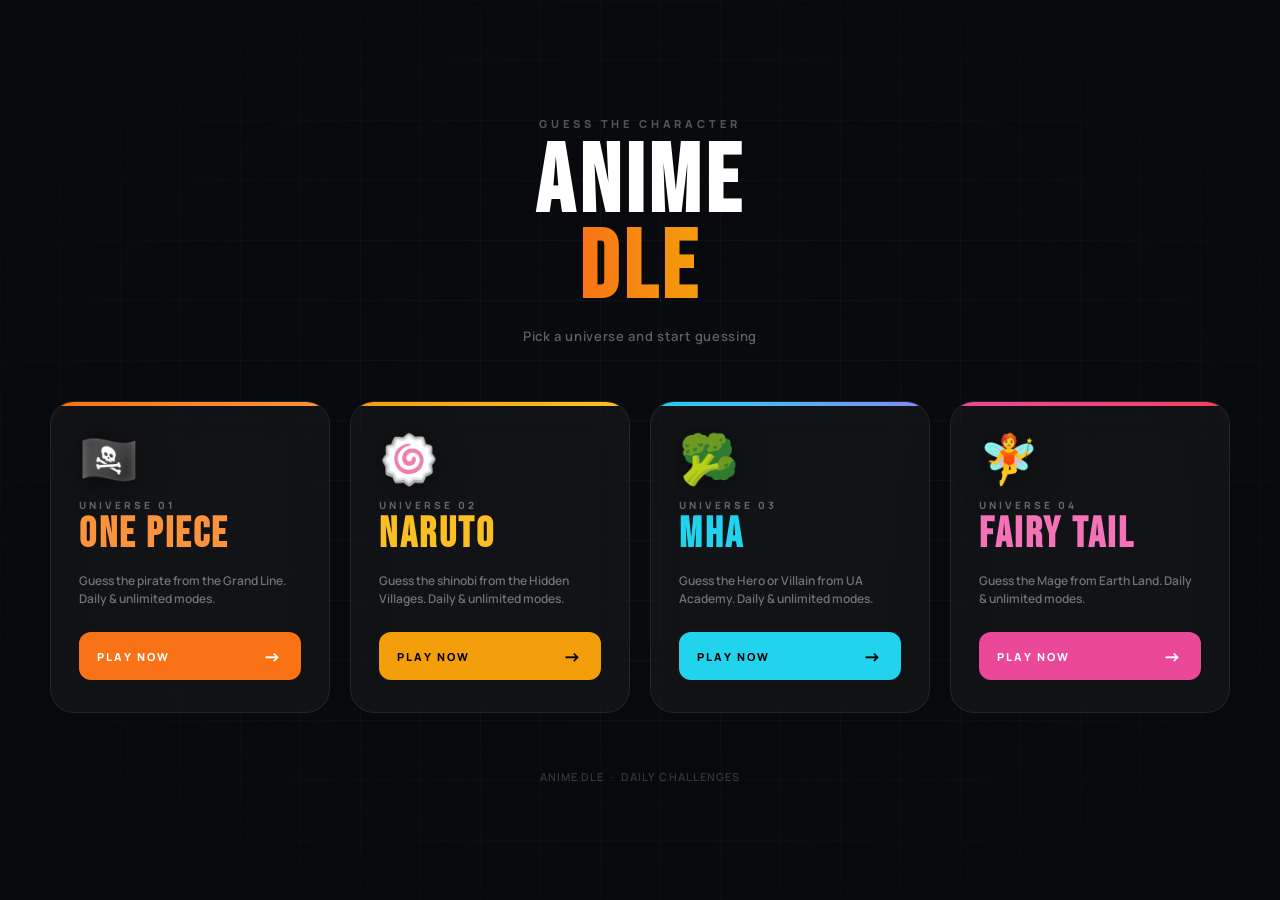
<file: index.html>
<!DOCTYPE html>
<html lang="en">
<head>
    <meta charset="utf-8"/>
    <meta content="width=device-width, initial-scale=1.0" name="viewport"/>
    <title>Anime Dle | Choose Your World</title>
    <link rel="icon" href="data:,">
    <link href="https://fonts.googleapis.com/css2?family=Bebas+Neue&family=Manrope:wght@500;700;800&display=swap" rel="stylesheet"/>
    <style>
        *, *::before, *::after { box-sizing: border-box; margin: 0; padding: 0; }

        :root {
            --op-color: #f97316;
            --op-glow: rgba(249, 115, 22, 0.5);
            --naruto-color: #f59e0b;
            --naruto-glow: rgba(245, 158, 11, 0.5);
            --mha-color: #22d3ee; 
            --mha-glow: rgba(34, 211, 238, 0.5);
            /* NEW: Fairy Tail Colors */
            --ft-color: #ec4899; 
            --ft-glow: rgba(236, 72, 153, 0.5);
        }

        body {
            background: #080a0d;
            font-family: 'Manrope', sans-serif;
            min-height: 100vh;
            display: flex;
            flex-direction: column;
            align-items: center;
            justify-content: center;
            overflow: hidden;
        }

        /* Animated background grid */
        .bg-grid {
            position: fixed;
            inset: 0;
            background-image:
                linear-gradient(rgba(255,255,255,0.03) 1px, transparent 1px),
                linear-gradient(90deg, rgba(255,255,255,0.03) 1px, transparent 1px);
            background-size: 60px 60px;
            z-index: 0;
            animation: gridDrift 20s linear infinite;
        }
        @keyframes gridDrift {
            from { background-position: 0 0; }
            to   { background-position: 60px 60px; }
        }

        .bg-vignette {
            position: fixed;
            inset: 0;
            background: radial-gradient(ellipse at center, transparent 30%, #080a0d 100%);
            z-index: 1;
            pointer-events: none;
        }

        .wrapper {
            position: relative;
            z-index: 10;
            display: flex;
            flex-direction: column;
            align-items: center;
            gap: 56px;
            padding: 24px;
        }

        .header {
            text-align: center;
            animation: fadeDown 0.7s ease both;
        }
        .header-eyebrow {
            font-family: 'Manrope', sans-serif;
            font-size: 11px;
            font-weight: 800;
            letter-spacing: 0.35em;
            text-transform: uppercase;
            color: rgba(255,255,255,0.3);
            margin-bottom: 10px;
        }
        .header-title {
            font-family: 'Bebas Neue', sans-serif;
            font-size: clamp(56px, 10vw, 96px);
            line-height: 0.9;
            color: #fff;
            letter-spacing: 0.05em;
        }
        .header-title span {
            background: linear-gradient(90deg, var(--op-color), var(--naruto-color));
            -webkit-background-clip: text;
            -webkit-text-fill-color: transparent;
            background-clip: text;
        }
        .header-sub {
            margin-top: 14px;
            font-size: 13px;
            font-weight: 600;
            color: rgba(255,255,255,0.35);
            letter-spacing: 0.05em;
        }

        .cards {
            display: flex;
            gap: 20px;
            flex-wrap: wrap;
            justify-content: center;
            max-width: 1300px; /* Allows 4 cards in a row on big screens */
        }

        .card {
            position: relative;
            width: 280px;
            border-radius: 24px;
            overflow: hidden;
            cursor: pointer;
            text-decoration: none;
            border: 1px solid rgba(255,255,255,0.08);
            background: rgba(255,255,255,0.04);
            backdrop-filter: blur(20px);
            transition: transform 0.35s cubic-bezier(0.34, 1.56, 0.64, 1),
                        border-color 0.3s ease,
                        box-shadow 0.3s ease;
            animation: fadeUp 0.7s ease both;
        }
        
        /* Staggered Entrance Animations */
        .card:nth-child(1) { animation-delay: 0.15s; }
        .card:nth-child(2) { animation-delay: 0.28s; }
        .card:nth-child(3) { animation-delay: 0.41s; } 
        .card:nth-child(4) { animation-delay: 0.54s; } /* NEW: Delay for 4th card */

        .card:hover {
            transform: translateY(-8px) scale(1.02);
        }
        .card.op:hover  {
            border-color: var(--op-color);
            box-shadow: 0 20px 60px var(--op-glow), 0 0 0 1px var(--op-color);
        }
        .card.naruto:hover {
            border-color: var(--naruto-color);
            box-shadow: 0 20px 60px var(--naruto-glow), 0 0 0 1px var(--naruto-color);
        }
        .card.mha:hover {
            border-color: var(--mha-color);
            box-shadow: 0 20px 60px var(--mha-glow), 0 0 0 1px var(--mha-color);
        }
        /* NEW: Fairy Tail Hover */
        .card.ft:hover {
            border-color: var(--ft-color);
            box-shadow: 0 20px 60px var(--ft-glow), 0 0 0 1px var(--ft-color);
        }

        .card-bar {
            height: 4px;
            width: 100%;
        }
        .card.op     .card-bar { background: linear-gradient(90deg, #f97316, #fb923c); }
        .card.naruto .card-bar { background: linear-gradient(90deg, #f59e0b, #fbbf24); }
        .card.mha    .card-bar { background: linear-gradient(90deg, #22d3ee, #818cf8); }
        /* NEW: Fairy Tail Bar */
        .card.ft     .card-bar { background: linear-gradient(90deg, #ec4899, #f43f5e); }

        .card-body {
            padding: 28px 28px 32px;
            display: flex;
            flex-direction: column;
            gap: 16px;
        }

        .card-icon {
            font-size: 48px;
            line-height: 1;
            filter: drop-shadow(0 4px 16px rgba(0,0,0,0.5));
        }

        .card-label {
            font-family: 'Manrope', sans-serif;
            font-size: 10px;
            font-weight: 800;
            letter-spacing: 0.3em;
            text-transform: uppercase;
            color: rgba(255,255,255,0.35);
        }
        .card-title {
            font-family: 'Bebas Neue', sans-serif;
            font-size: 42px;
            letter-spacing: 0.06em;
            line-height: 1;
            color: #fff;
            margin-top: 2px;
        }
        .card.op     .card-title { color: #fb923c; }
        .card.naruto .card-title { color: #fbbf24; }
        .card.mha    .card-title { color: #22d3ee; }
        /* NEW: Fairy Tail Title Color */
        .card.ft     .card-title { color: #f472b6; }

        .card-desc {
            font-size: 12px;
            font-weight: 600;
            color: rgba(255,255,255,0.4);
            line-height: 1.5;
        }

        .card-btn {
            margin-top: 8px;
            display: flex;
            align-items: center;
            justify-content: space-between;
            padding: 12px 18px;
            border-radius: 12px;
            font-size: 11px;
            font-weight: 800;
            letter-spacing: 0.2em;
            text-transform: uppercase;
            transition: opacity 0.2s ease;
        }
        .card:hover .card-btn { opacity: 0.9; }
        .card.op     .card-btn { background: var(--op-color);     color: #fff; }
        .card.naruto .card-btn { background: var(--naruto-color); color: #000; }
        .card.mha    .card-btn { background: var(--mha-color);    color: #000; }
        /* NEW: Fairy Tail Button */
        .card.ft     .card-btn { background: var(--ft-color);     color: #fff; }

        .card-btn-arrow {
            font-size: 18px;
            font-weight: 900;
            transition: transform 0.2s ease;
        }
        .card:hover .card-btn-arrow { transform: translateX(4px); }

        .footer {
            font-size: 11px;
            font-weight: 600;
            color: rgba(255,255,255,0.18);
            letter-spacing: 0.1em;
            animation: fadeUp 0.7s 0.58s ease both; /* Adjusted timing to wait for 4th card */
        }

        @keyframes fadeDown {
            from { opacity: 0; transform: translateY(-20px); }
            to   { opacity: 1; transform: translateY(0); }
        }
        @keyframes fadeUp {
            from { opacity: 0; transform: translateY(24px); }
            to   { opacity: 1; transform: translateY(0); }
        }

        @media (max-width: 620px) {
            .cards { flex-direction: column; align-items: center; }
            .card  { width: 100%; max-width: 340px; }
        }
    </style>
</head>
<body>

    <div class="bg-grid"></div>
    <div class="bg-vignette"></div>

    <div class="wrapper">

        <div class="header">
            <p class="header-eyebrow">Guess the character</p>
            <h1 class="header-title">ANIME<br><span>DLE</span></h1>
            <p class="header-sub">Pick a universe and start guessing</p>
        </div>

        <div class="cards">

            <a href="./Onepiece/" class="card op">
                <div class="card-bar"></div>
                <div class="card-body">
                    <div class="card-icon">🏴‍☠️</div>
                    <div>
                        <p class="card-label">Universe 01</p>
                        <h2 class="card-title">ONE PIECE</h2>
                    </div>
                    <p class="card-desc">Guess the pirate from the Grand Line. Daily & unlimited modes.</p>
                    <div class="card-btn">
                        <span>Play Now</span>
                        <span class="card-btn-arrow">→</span>
                    </div>
                </div>
            </a>

            <a href="./Naruto/" class="card naruto">
                <div class="card-bar"></div>
                <div class="card-body">
                    <div class="card-icon">🍥</div>
                    <div>
                        <p class="card-label">Universe 02</p>
                        <h2 class="card-title">NARUTO</h2>
                    </div>
                    <p class="card-desc">Guess the shinobi from the Hidden Villages. Daily & unlimited modes.</p>
                    <div class="card-btn">
                        <span>Play Now</span>
                        <span class="card-btn-arrow">→</span>
                    </div>
                </div>
            </a>

            <a href="./MHA/" class="card mha">
                <div class="card-bar"></div>
                <div class="card-body">
                    <div class="card-icon">🥦</div>
                    <div>
                        <p class="card-label">Universe 03</p>
                        <h2 class="card-title">MHA</h2>
                    </div>
                    <p class="card-desc">Guess the Hero or Villain from UA Academy. Daily & unlimited modes.</p>
                    <div class="card-btn">
                        <span>Play Now</span>
                        <span class="card-btn-arrow">→</span>
                    </div>
                </div>
            </a>

            <!-- NEW: Fairy Tail Card -->
            <a href="./Fairy Tail/" class="card ft">
                <div class="card-bar"></div>
                <div class="card-body">
                    <div class="card-icon">🧚</div>
                    <div>
                        <p class="card-label">Universe 04</p>
                        <h2 class="card-title">FAIRY TAIL</h2>
                    </div>
                    <p class="card-desc">Guess the Mage from Earth Land. Daily & unlimited modes.</p>
                    <div class="card-btn">
                        <span>Play Now</span>
                        <span class="card-btn-arrow">→</span>
                    </div>
                </div>
            </a>

        </div>

        <p class="footer">ANIME DLE &nbsp;·&nbsp; DAILY CHALLENGES</p>

    </div>

</body>
</html>
</file>
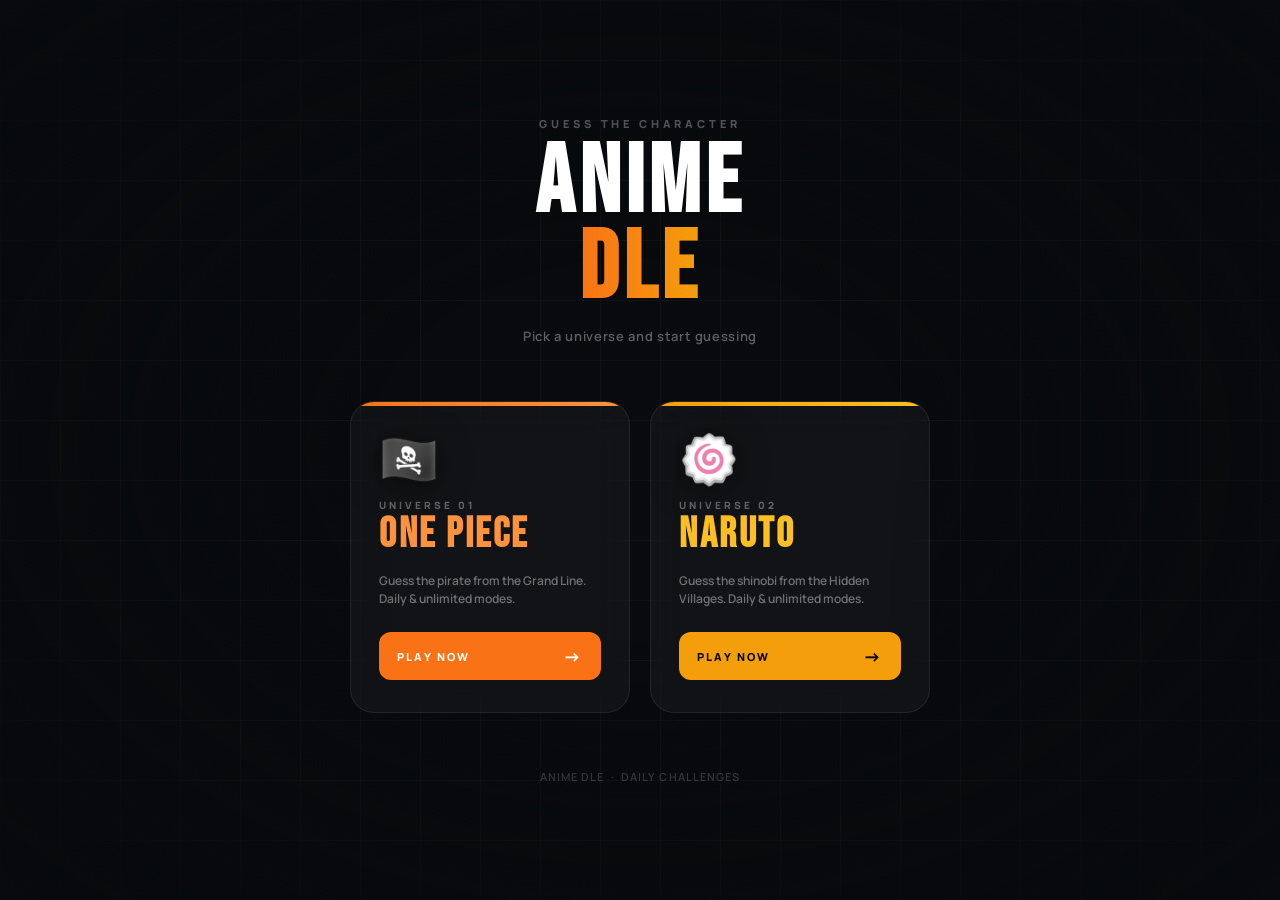
<file: index (2).html>
<!DOCTYPE html>
<html lang="en">
<head>
    <meta charset="utf-8"/>
    <meta content="width=device-width, initial-scale=1.0" name="viewport"/>
    <title>Anime Dle | Choose Your World</title>
    <link rel="icon" href="data:,">
    <link href="https://fonts.googleapis.com/css2?family=Bebas+Neue&family=Manrope:wght@500;700;800&display=swap" rel="stylesheet"/>
    <style>
        *, *::before, *::after { box-sizing: border-box; margin: 0; padding: 0; }

        :root {
            --op-color: #f97316;
            --op-glow: rgba(249, 115, 22, 0.5);
            --naruto-color: #f59e0b;
            --naruto-glow: rgba(245, 158, 11, 0.5);
        }

        body {
            background: #080a0d;
            font-family: 'Manrope', sans-serif;
            min-height: 100vh;
            display: flex;
            flex-direction: column;
            align-items: center;
            justify-content: center;
            overflow: hidden;
        }

        /* Animated background grid */
        .bg-grid {
            position: fixed;
            inset: 0;
            background-image:
                linear-gradient(rgba(255,255,255,0.03) 1px, transparent 1px),
                linear-gradient(90deg, rgba(255,255,255,0.03) 1px, transparent 1px);
            background-size: 60px 60px;
            z-index: 0;
            animation: gridDrift 20s linear infinite;
        }
        @keyframes gridDrift {
            from { background-position: 0 0; }
            to   { background-position: 60px 60px; }
        }

        /* Radial vignette over grid */
        .bg-vignette {
            position: fixed;
            inset: 0;
            background: radial-gradient(ellipse at center, transparent 30%, #080a0d 100%);
            z-index: 1;
            pointer-events: none;
        }

        /* Main wrapper */
        .wrapper {
            position: relative;
            z-index: 10;
            display: flex;
            flex-direction: column;
            align-items: center;
            gap: 56px;
            padding: 24px;
        }

        /* Header */
        .header {
            text-align: center;
            animation: fadeDown 0.7s ease both;
        }
        .header-eyebrow {
            font-family: 'Manrope', sans-serif;
            font-size: 11px;
            font-weight: 800;
            letter-spacing: 0.35em;
            text-transform: uppercase;
            color: rgba(255,255,255,0.3);
            margin-bottom: 10px;
        }
        .header-title {
            font-family: 'Bebas Neue', sans-serif;
            font-size: clamp(56px, 10vw, 96px);
            line-height: 0.9;
            color: #fff;
            letter-spacing: 0.05em;
        }
        .header-title span {
            background: linear-gradient(90deg, var(--op-color), var(--naruto-color));
            -webkit-background-clip: text;
            -webkit-text-fill-color: transparent;
            background-clip: text;
        }
        .header-sub {
            margin-top: 14px;
            font-size: 13px;
            font-weight: 600;
            color: rgba(255,255,255,0.35);
            letter-spacing: 0.05em;
        }

        /* Cards row */
        .cards {
            display: flex;
            gap: 20px;
            flex-wrap: wrap;
            justify-content: center;
        }

        /* Individual game card */
        .card {
            position: relative;
            width: 280px;
            border-radius: 24px;
            overflow: hidden;
            cursor: pointer;
            text-decoration: none;
            border: 1px solid rgba(255,255,255,0.08);
            background: rgba(255,255,255,0.04);
            backdrop-filter: blur(20px);
            transition: transform 0.35s cubic-bezier(0.34, 1.56, 0.64, 1),
                        border-color 0.3s ease,
                        box-shadow 0.3s ease;
            animation: fadeUp 0.7s ease both;
        }
        .card:nth-child(1) { animation-delay: 0.15s; }
        .card:nth-child(2) { animation-delay: 0.28s; }

        .card:hover {
            transform: translateY(-8px) scale(1.02);
        }
        .card.op:hover  {
            border-color: var(--op-color);
            box-shadow: 0 20px 60px var(--op-glow), 0 0 0 1px var(--op-color);
        }
        .card.naruto:hover {
            border-color: var(--naruto-color);
            box-shadow: 0 20px 60px var(--naruto-glow), 0 0 0 1px var(--naruto-color);
        }

        /* Card accent bar at top */
        .card-bar {
            height: 4px;
            width: 100%;
        }
        .card.op     .card-bar { background: linear-gradient(90deg, #f97316, #fb923c); }
        .card.naruto .card-bar { background: linear-gradient(90deg, #f59e0b, #fbbf24); }

        /* Card inner padding */
        .card-body {
            padding: 28px 28px 32px;
            display: flex;
            flex-direction: column;
            gap: 16px;
        }

        /* Emoji icon */
        .card-icon {
            font-size: 48px;
            line-height: 1;
            filter: drop-shadow(0 4px 16px rgba(0,0,0,0.5));
        }

        /* Card text */
        .card-label {
            font-family: 'Manrope', sans-serif;
            font-size: 10px;
            font-weight: 800;
            letter-spacing: 0.3em;
            text-transform: uppercase;
            color: rgba(255,255,255,0.35);
        }
        .card-title {
            font-family: 'Bebas Neue', sans-serif;
            font-size: 42px;
            letter-spacing: 0.06em;
            line-height: 1;
            color: #fff;
            margin-top: 2px;
        }
        .card.op     .card-title { color: #fb923c; }
        .card.naruto .card-title { color: #fbbf24; }

        .card-desc {
            font-size: 12px;
            font-weight: 600;
            color: rgba(255,255,255,0.4);
            line-height: 1.5;
        }

        /* Play button */
        .card-btn {
            margin-top: 8px;
            display: flex;
            align-items: center;
            justify-content: space-between;
            padding: 12px 18px;
            border-radius: 12px;
            font-size: 11px;
            font-weight: 800;
            letter-spacing: 0.2em;
            text-transform: uppercase;
            transition: opacity 0.2s ease;
        }
        .card:hover .card-btn { opacity: 0.9; }
        .card.op     .card-btn { background: var(--op-color);     color: #fff; }
        .card.naruto .card-btn { background: var(--naruto-color); color: #000; }

        .card-btn-arrow {
            font-size: 18px;
            font-weight: 900;
            transition: transform 0.2s ease;
        }
        .card:hover .card-btn-arrow { transform: translateX(4px); }

        /* Footer */
        .footer {
            font-size: 11px;
            font-weight: 600;
            color: rgba(255,255,255,0.18);
            letter-spacing: 0.1em;
            animation: fadeUp 0.7s 0.45s ease both;
        }

        /* Keyframes */
        @keyframes fadeDown {
            from { opacity: 0; transform: translateY(-20px); }
            to   { opacity: 1; transform: translateY(0); }
        }
        @keyframes fadeUp {
            from { opacity: 0; transform: translateY(24px); }
            to   { opacity: 1; transform: translateY(0); }
        }

        /* Mobile */
        @media (max-width: 620px) {
            .cards { flex-direction: column; align-items: center; }
            .card  { width: 100%; max-width: 340px; }
        }
    </style>
</head>
<body>

    <div class="bg-grid"></div>
    <div class="bg-vignette"></div>

    <div class="wrapper">

        <div class="header">
            <p class="header-eyebrow">Guess the character</p>
            <h1 class="header-title">ANIME<br><span>DLE</span></h1>
            <p class="header-sub">Pick a universe and start guessing</p>
        </div>

        <div class="cards">

            <!-- One Piece -->
            <a href="./onepiece/" class="card op">
                <div class="card-bar"></div>
                <div class="card-body">
                    <div class="card-icon">🏴‍☠️</div>
                    <div>
                        <p class="card-label">Universe 01</p>
                        <h2 class="card-title">ONE PIECE</h2>
                    </div>
                    <p class="card-desc">Guess the pirate from the Grand Line. Daily & unlimited modes.</p>
                    <div class="card-btn">
                        <span>Play Now</span>
                        <span class="card-btn-arrow">→</span>
                    </div>
                </div>
            </a>

            <!-- Naruto -->
            <a href="./naruto/" class="card naruto">
                <div class="card-bar"></div>
                <div class="card-body">
                    <div class="card-icon">🍥</div>
                    <div>
                        <p class="card-label">Universe 02</p>
                        <h2 class="card-title">NARUTO</h2>
                    </div>
                    <p class="card-desc">Guess the shinobi from the Hidden Villages. Daily & unlimited modes.</p>
                    <div class="card-btn">
                        <span>Play Now</span>
                        <span class="card-btn-arrow">→</span>
                    </div>
                </div>
            </a>

        </div>

        <p class="footer">ANIME DLE &nbsp;·&nbsp; DAILY CHALLENGES</p>

    </div>

</body>
</html>
</file>
